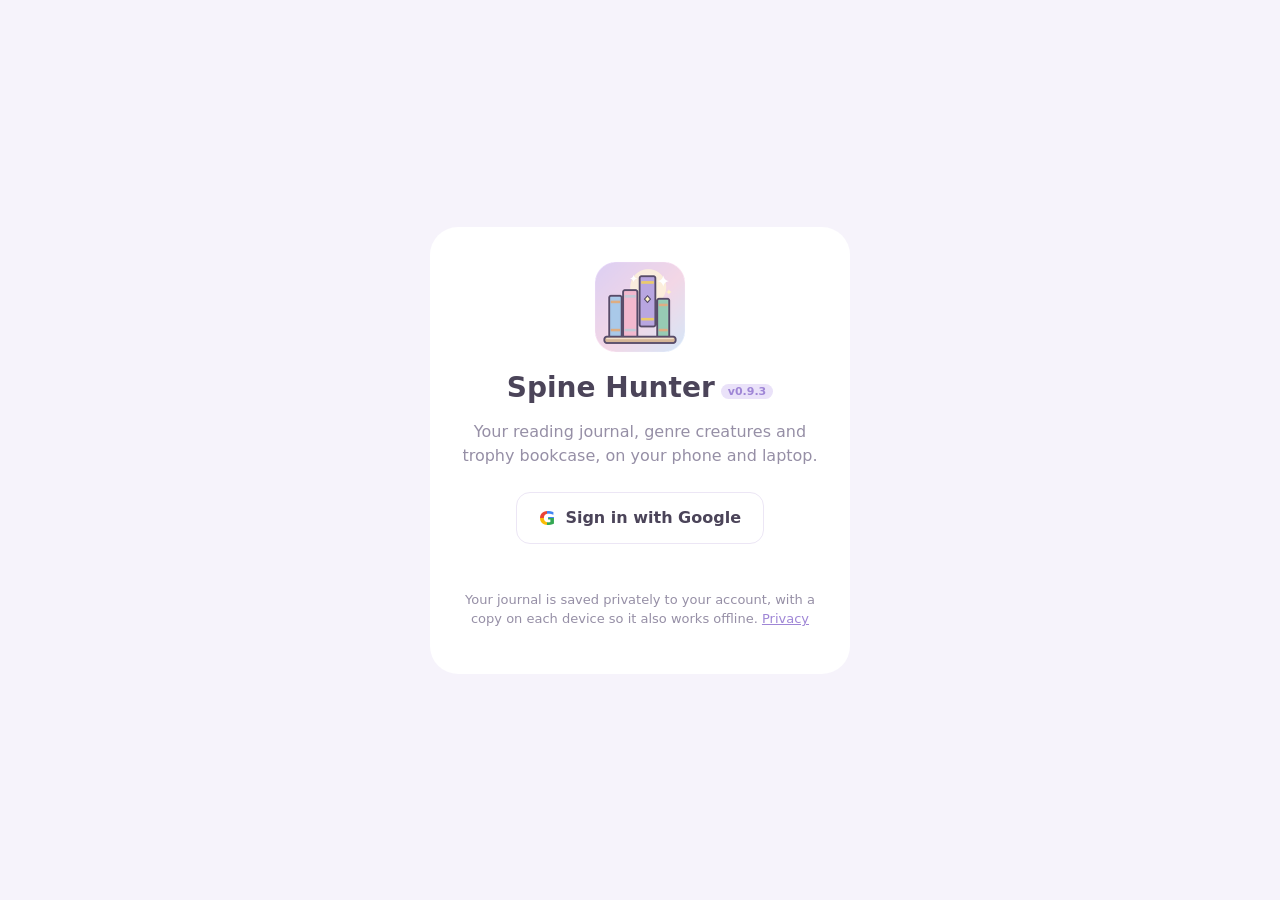
<file: index.html>
<!doctype html>
<html lang="en-AU">
<head>
<meta charset="utf-8">
<meta name="viewport" content="width=device-width, initial-scale=1, viewport-fit=cover">
<title>Spine Hunter</title>
<meta name="description" content="Your reading journal: books, genre creatures and a trophy bookcase.">
<meta name="theme-color" content="#F6F3FB">
<link rel="manifest" href="manifest.webmanifest">
<link rel="icon" href="icons/icon-192.png">
<link rel="apple-touch-icon" href="icons/apple-touch-icon.png">
<link rel="stylesheet" href="app.css">
<script>try { var t = localStorage.getItem("sh-theme"); if (t && t !== "candy") document.documentElement.dataset.theme = t; } catch (e) {}</script>
</head>
<body>
<header class="top">
  <img src="icons/icon-192.png" alt="" class="logo">
  <div class="titles"><h1>Spine Hunter<span class="ver" data-ver></span></h1><div id="subtitle" class="muted small"></div></div>
  <button id="install" class="chip hidden" data-action="install">Install</button>
</header>

<main id="view"></main>

<button id="fab" class="fab" data-action="add" aria-label="Add a book">+</button>

<nav class="tabs">
  <button data-tab="books" class="on"><span class="ti">📚</span>Books</button>
  <button data-tab="trophies"><span class="ti">🏆</span>Trophies</button>
  <button data-tab="stats"><span class="ti">📊</span>Stats</button>
  <button data-tab="more"><span class="ti">☰</span>More</button>
</nav>

<div id="sheet-wrap" class="sheet-wrap hidden"><div class="scrim" data-action="close-sheet"></div><section id="sheet" class="sheet"></section></div>
<div id="screen" class="screen hidden"></div>
<div id="dialog-wrap" class="dialog-wrap hidden"><div class="dialog" id="dialog"></div></div>
<div id="toast" class="toast hidden"></div>

<section id="signin" class="signin hidden">
  <div class="signin-card">
    <img src="icons/icon-192.png" alt="" class="signin-logo">
    <h1>Spine Hunter<span class="ver" data-ver></span></h1>
    <p class="muted">Your reading journal, genre creatures and trophy bookcase, on your phone and laptop.</p>
    <button id="signin-btn" class="google-btn" data-action="signin"><span class="g">G</span> Sign in with Google</button>
    <p id="signin-msg" class="small" style="min-height:20px"></p>
    <p class="small muted">Your journal is saved privately to your account, with a copy on each device so it also works offline. <a href="privacy.html">Privacy</a></p>
  </div>
</section>

<script src="firebase.js"></script>
<script src="config.js"></script>
<script src="data.js"></script>
<script src="core.js"></script>
<script src="tools.js"></script>
<script src="ui.js"></script>
<script src="creatures.js"></script>
<script src="more.js"></script>
<script src="cloud.js"></script>
</body>
</html>
</file>
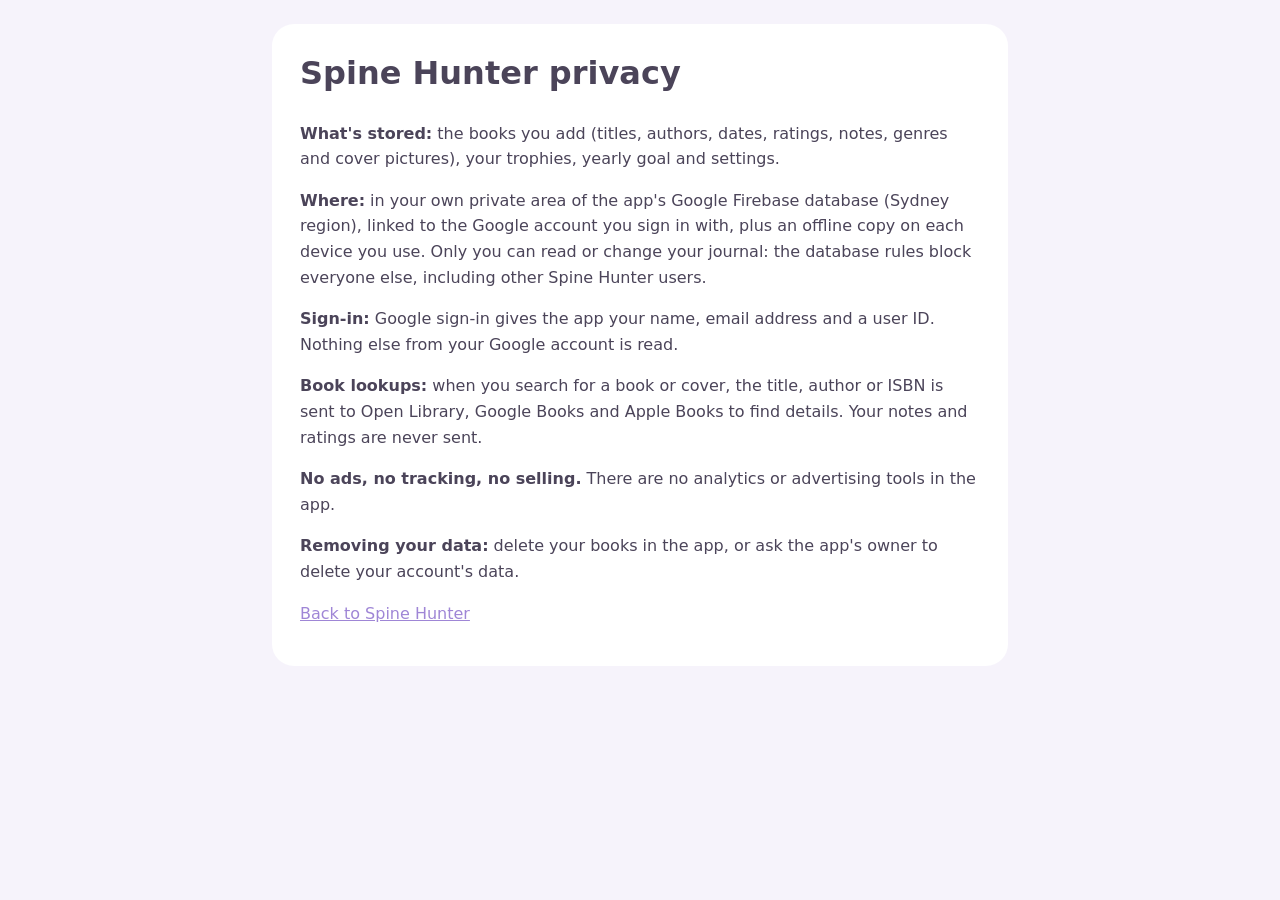
<file: privacy.html>
<!doctype html>
<html lang="en-AU"><head><meta charset="utf-8"><meta name="viewport" content="width=device-width, initial-scale=1">
<title>Spine Hunter privacy</title>
<style>body{font-family:"Segoe UI",system-ui,sans-serif;background:#F6F3FB;color:#4B4459;margin:0;padding:24px;line-height:1.6}
main{max-width:680px;margin:0 auto;background:#fff;border-radius:22px;padding:24px 28px}h1{margin-top:0}a{color:#9F86D6}</style></head>
<body><main>
<h1>Spine Hunter privacy</h1>
<p><b>What's stored:</b> the books you add (titles, authors, dates, ratings, notes, genres and cover pictures), your trophies, yearly goal and settings.</p>
<p><b>Where:</b> in your own private area of the app's Google Firebase database (Sydney region), linked to the Google account you sign in with, plus an offline copy on each device you use. Only you can read or change your journal: the database rules block everyone else, including other Spine Hunter users.</p>
<p><b>Sign-in:</b> Google sign-in gives the app your name, email address and a user ID. Nothing else from your Google account is read.</p>
<p><b>Book lookups:</b> when you search for a book or cover, the title, author or ISBN is sent to Open Library, Google Books and Apple Books to find details. Your notes and ratings are never sent.</p>
<p><b>No ads, no tracking, no selling.</b> There are no analytics or advertising tools in the app.</p>
<p><b>Removing your data:</b> delete your books in the app, or ask the app's owner to delete your account's data.</p>
<p><a href="./">Back to Spine Hunter</a></p>
</main></body></html>
</file>
<file: app.css>
:root {
  --bg: #F6F3FB; --card: #FFFFFF; --line: #ECE6F5; --text: #4B4459; --muted: #968FA6;
  --purple: #DCCFF3; --purple-h: #CDBBEE; --purple-d: #9F86D6;
  --blue: #D5E7F8; --blue-h: #C0DBF3; --blue-d: #86B3DE;
  --pink: #FADDE8; --pink-h: #F4C6D8; --pink-d: #D9779F;
  --gold: #FBEAB8; --select: #EAE2F9;
  --wood: #E6CDB2; --wood-d: #D5B596; --wood-l: #F0DDC8; --shelf-back: #F8EFE5;
  --bar1: #AFCDEC; --bar2: #F3B9CE; --star: #E3A33B; --star-edit: #E3C27A; --hover: #FBF9FE; --on-accent: #fff;
  --rare-a: #FFF6D8; --rare-b: #F6EEFF; --rare-line: var(--rare-line); --rare-glow: rgba(251,226,150,.95);
  --hero-glow: rgba(220,207,243,.9); --locked: #F1ECF8; --locked-line: #D6CEE6; --locked-text: #C2B9D6; --panel: #FFF9EC;
  --r: 18px; --tabs-h: 64px;
  font-family: "Segoe UI", system-ui, -apple-system, Roboto, sans-serif;
  color-scheme: light;
}
/* ---------- themes (More › Theme). Cotton Candy above is the default ---------- */
:root[data-theme="mint"] {
  --bg: #F1F7F3; --card: #FFFFFF; --line: #DDEBE2; --text: #3E4B45; --muted: #8A9A92;
  --purple: #CDEBD9; --purple-h: #B5E0C6; --purple-d: #5FAE85; --blue: #D9EEF0; --blue-h: #C3E4E8; --blue-d: #7BB8BF;
  --pink: #FDE2D4; --pink-h: #F9CDB6; --pink-d: #E08A62; --gold: #F8EDC0; --select: #E3F2E9;
  --bar1: #9FD3B6; --bar2: #F6C2A6; --hover: #F8FCF9; --hero-glow: rgba(205,235,217,.95); --locked: #EAF2ED; --locked-line: #CADCD1; --locked-text: #A8BDB0;
}
:root[data-theme="ocean"] {
  --bg: #EFF5FA; --card: #FFFFFF; --line: #D9E6F2; --text: #364558; --muted: #8494A8;
  --purple: #C9E0F5; --purple-h: #B0D1F0; --purple-d: #4F8CC9; --blue: #CDEEF0; --blue-h: #B4E4E8; --blue-d: #4FAAB3;
  --pink: #FCE3E0; --pink-h: #F7CCC7; --pink-d: #DA7C72; --gold: #FBEFC7; --select: #DDEBF8;
  --bar1: #8DBCE6; --bar2: #8ED3D6; --hover: #F6FAFD; --hero-glow: rgba(201,224,245,.95); --locked: #E6EFF7; --locked-line: #C6D7E8; --locked-text: #A2B6CB;
}
:root[data-theme="sunset"] {
  --bg: #FDF4EE; --card: #FFFFFF; --line: #F3E2D6; --text: #4E3F3A; --muted: #A08F87;
  --purple: #FBD9C4; --purple-h: #F8C6A8; --purple-d: #E07B4F; --blue: #FCE9C2; --blue-h: #F9DDA2; --blue-d: #D9A23F;
  --pink: #F9D3DA; --pink-h: #F4BAC6; --pink-d: #D9647E; --gold: #FBE7B0; --select: #FDE6D8;
  --bar1: #F6B48E; --bar2: #F2A3B4; --hover: #FEF9F5; --hero-glow: rgba(251,217,196,.95); --locked: #F8ECE4; --locked-line: #EBD5C7; --locked-text: #CDB3A4;
}
:root[data-theme="library"] {
  --bg: #F5EFE4; --card: #FFFCF6; --line: #E7DCCB; --text: #463A2F; --muted: #9A8B79;
  --purple: #E8D6BD; --purple-h: #DEC6A5; --purple-d: #9C6B3E; --blue: #DCE3CF; --blue-h: #CBD6B9; --blue-d: #7D9161;
  --pink: #EFD3C8; --pink-h: #E6BDAE; --pink-d: #A85A45; --gold: #F2E1B0; --select: #EFE3D0;
  --wood: #B98A5E; --wood-d: #8E6440; --wood-l: #CFA47A; --shelf-back: #5B4130;
  --bar1: #C9A37C; --bar2: #A9B98F; --hover: #FBF6EC; --panel: #FFF8E8; --hero-glow: rgba(232,214,189,.95);
  --locked: #6E5442; --locked-line: #8E7058; --locked-text: #B39880;
}
:root[data-theme="midnight"] {
  --bg: #1E1B2C; --card: #2A2640; --line: #3A3554; --text: #ECE8F7; --muted: #A49DBD;
  --purple: #4A3F78; --purple-h: #5A4D8F; --purple-d: #B6A3F0; --blue: #2D4766; --blue-h: #375579; --blue-d: #8CB9E8;
  --pink: #5C3550; --pink-h: #6E3F60; --pink-d: #F29AC0; --gold: #5B4C2A; --select: #3A3360;
  --wood: #4A3A33; --wood-d: #3A2C26; --wood-l: #5E4A41; --shelf-back: #2A2230;
  --bar1: #7FA9E0; --bar2: #E58FB5; --star: #F2C25C; --star-edit: #F2C25C; --hover: #322D4C; --on-accent: #1E1B2C;
  --rare-a: #4D4126; --rare-b: #3A3158; --rare-line: #E0B94F; --rare-glow: rgba(224,185,79,.45);
  --hero-glow: rgba(120,100,200,.55); --locked: #2F2A44; --locked-line: #463F63; --locked-text: #6E6790; --panel: #F7F1E3;
  color-scheme: dark;
}
:root[data-theme="midnight"] .classic .panel { color: #463A2F; }
:root[data-theme="midnight"] .google-btn { background: var(--card); }
:root[data-theme="midnight"] .scrim, :root[data-theme="midnight"] .dialog-wrap { background: rgba(0,0,0,.55); }
* { box-sizing: border-box; -webkit-tap-highlight-color: transparent; }
html, body { margin: 0; background: var(--bg); color: var(--text); }
body { padding-bottom: calc(var(--tabs-h) + env(safe-area-inset-bottom)); min-height: 100vh; overflow-x: hidden; }
h1, h2, h3 { margin: 0; }
button, input, select, textarea { font: inherit; color: inherit; }
.hidden { display: none !important; }
.muted { color: var(--muted); }
.small { font-size: 13px; }
.label { font-size: 11px; font-weight: 700; letter-spacing: .06em; color: var(--purple-d); text-transform: uppercase; }

/* ---------- top bar ---------- */
.top { display: flex; align-items: center; gap: 12px; padding: calc(14px + env(safe-area-inset-top)) 16px 10px; }
.top .logo { width: 46px; height: 46px; border-radius: 12px; }
.top h1 { font-size: 22px; }
.top .titles { flex: 1; min-width: 0; }
#subtitle { white-space: nowrap; overflow: hidden; text-overflow: ellipsis; }

/* ---------- controls ---------- */
.btn { border: 0; border-radius: 14px; padding: 12px 18px; font-weight: 700; background: var(--purple); cursor: pointer; }
.btn:active { filter: brightness(.95); }
.btn.blue { background: var(--blue); } .btn.pink { background: var(--pink); } .btn.gold { background: var(--gold); }
.btn.ghost { background: var(--card); border: 1px solid var(--line); font-weight: 500; }
.btn.wide { width: 100%; }
.btn[disabled] { opacity: .45; }
.chip { border: 1px solid var(--line); background: var(--card); border-radius: 999px; padding: 8px 14px; font-size: 14px; white-space: nowrap; cursor: pointer; }
.chip.on { background: var(--purple); border-color: var(--purple-d); font-weight: 600; }
.input { width: 100%; border: 1px solid var(--line); border-radius: 14px; padding: 12px 14px; background: var(--card); font-size: 16px; }
.input:focus, textarea:focus { outline: 2px solid var(--purple-h); border-color: transparent; }
textarea.input { min-height: 110px; resize: vertical; }
.row { display: flex; gap: 8px; align-items: center; }
.scroll-x { display: flex; gap: 8px; overflow-x: auto; padding: 2px 16px 8px; scrollbar-width: none; }
.scroll-x::-webkit-scrollbar { display: none; }
.card { background: var(--card); border-radius: var(--r); padding: 16px; }
.pad { padding: 0 16px; }

/* ---------- books list ---------- */
.searchbar { padding: 0 16px 8px; }
.book-list { list-style: none; margin: 0; padding: 4px 16px 90px; display: flex; flex-direction: column; gap: 10px; }
.book { display: flex; gap: 12px; background: var(--card); border-radius: var(--r); padding: 10px; align-items: center; cursor: pointer; }
.book .info { flex: 1; min-width: 0; }
.book .t { font-weight: 700; font-size: 15px; line-height: 1.25; display: -webkit-box; -webkit-line-clamp: 2; -webkit-box-orient: vertical; overflow: hidden; }
.book .a { font-size: 13px; color: var(--muted); margin-top: 2px; white-space: nowrap; overflow: hidden; text-overflow: ellipsis; }
.book .meta { display: flex; gap: 6px; align-items: center; margin-top: 6px; font-size: 12px; color: var(--muted); flex-wrap: wrap; }
.stars { color: var(--star); letter-spacing: 1px; }
.creatures { display: flex; gap: 4px; }
.creatures img { width: 26px; height: 26px; }
.empty { text-align: center; padding: 40px 24px; color: var(--muted); }

/* covers */
.cover { flex: none; border-radius: 10px; overflow: hidden; background: var(--purple); display: grid; place-items: center; color: #fff; font-weight: 800; }
.cover img { width: 100%; height: 100%; object-fit: cover; display: block; }
.cover.s { width: 52px; height: 78px; font-size: 24px; }
.cover.m { width: 120px; height: 180px; font-size: 54px; border-radius: 14px; }
.cover.xs { width: 36px; height: 54px; font-size: 16px; border-radius: 6px; }

/* ---------- sheets, screens, dialogs ---------- */
.sheet-wrap { position: fixed; inset: 0; z-index: 30; }
.scrim { position: absolute; inset: 0; background: rgba(75, 68, 89, .35); }
.sheet { position: absolute; left: 0; right: 0; bottom: 0; max-height: 88vh; overflow-y: auto; background: var(--bg);
  border-radius: 24px 24px 0 0; padding: 10px 16px calc(24px + env(safe-area-inset-bottom)); animation: up .22s ease-out; }
.sheet .grab { width: 44px; height: 5px; border-radius: 3px; background: var(--line); margin: 0 auto 10px; }
@keyframes up { from { transform: translateY(40px); opacity: .4; } to { transform: none; opacity: 1; } }
.screen { position: fixed; inset: 0; z-index: 25; background: var(--bg); overflow-y: auto; padding-bottom: 120px; }
.screen-head { position: sticky; top: 0; z-index: 2; display: flex; align-items: center; gap: 8px; background: var(--bg);
  padding: calc(12px + env(safe-area-inset-top)) 12px 10px; border-bottom: 1px solid var(--line); }
.screen-head h2 { flex: 1; font-size: 18px; }
.icon-btn { border: 0; background: var(--card); width: 42px; height: 42px; border-radius: 12px; font-size: 20px; cursor: pointer; }
.icon-btn[disabled] { opacity: .35; }
.dialog-wrap { position: fixed; inset: 0; z-index: 50; background: rgba(75, 68, 89, .35); display: grid; place-items: center; padding: 20px; }
.dialog { background: var(--card); border-radius: 22px; padding: 22px; width: min(420px, 100%); max-height: 85vh; overflow-y: auto; }
.dialog h3 { font-size: 18px; margin-bottom: 8px; }
.dialog p { margin: 0 0 14px; line-height: 1.45; white-space: pre-line; }
.dialog .actions { display: flex; gap: 10px; justify-content: flex-end; margin-top: 8px; }
.toast { position: fixed; left: 50%; bottom: calc(var(--tabs-h) + 18px + env(safe-area-inset-bottom)); transform: translateX(-50%);
  background: var(--text); color: var(--bg); padding: 10px 16px; border-radius: 12px; z-index: 60; font-size: 14px; max-width: 90vw; text-align: center; }

/* detail */
.detail-top { display: flex; gap: 14px; align-items: flex-start; }
.detail-top h2 { font-size: 20px; line-height: 1.25; }
.facts { margin: 10px 0 0; padding: 0; list-style: none; color: var(--muted); font-size: 14px; line-height: 1.6; }
.notes { background: var(--card); border-radius: 14px; padding: 14px; white-space: pre-wrap; line-height: 1.45; margin-top: 12px; }
.big-creatures { display: flex; gap: 8px; margin-top: 10px; flex-wrap: wrap; }

/* edit form */
.form { padding: 14px 16px; display: flex; flex-direction: column; gap: 14px; }
.field label { display: block; font-size: 13px; color: var(--muted); margin-bottom: 6px; }
.quick { background: var(--blue); border-radius: var(--r); padding: 14px; }
.quick .row .input { flex: 1; }
.genre-grid { display: grid; grid-template-columns: repeat(auto-fill, minmax(150px, 1fr)); gap: 8px; }
.gchip { display: flex; align-items: center; gap: 8px; border: 1px solid var(--line); background: var(--card); border-radius: 14px; padding: 6px 10px; font-size: 14px; text-align: left; cursor: pointer; }
.gchip img { width: 30px; height: 30px; }
.gchip.on { background: var(--purple); border-color: var(--purple-d); font-weight: 600; }
.rating button { border: 0; background: none; font-size: 30px; color: var(--star-edit); padding: 0 2px; cursor: pointer; }
.cover-edit { display: flex; gap: 14px; align-items: center; }
.cover-edit .btns { display: flex; flex-direction: column; gap: 8px; flex: 1; }
.results { display: flex; flex-direction: column; gap: 8px; }
.result { display: flex; gap: 12px; background: var(--card); border-radius: 14px; padding: 10px; text-align: left; border: 0; width: 100%; cursor: pointer; }
.result .t { font-weight: 700; }
.scanner video { width: 100%; border-radius: 18px; background: #000; aspect-ratio: 3/4; object-fit: cover; }

/* stats */
.tiles { display: grid; grid-template-columns: 1fr 1fr; gap: 10px; padding: 0 16px; }
.tile { border-radius: var(--r); padding: 14px 16px; }
.tile b { font-size: 26px; display: block; }
.bars { display: flex; align-items: flex-end; gap: 6px; height: 150px; padding-top: 18px; }
.bar { flex: 1; display: flex; flex-direction: column; align-items: center; justify-content: flex-end; height: 100%; font-size: 10px; color: var(--muted); min-width: 0; }
.bar i { display: block; width: 100%; border-radius: 6px 6px 3px 3px; background: var(--bar1); min-height: 2px; }
.bar.p i { background: var(--bar2); }
.bar span { margin-top: 4px; white-space: nowrap; }
.bar em { font-style: normal; font-size: 10px; color: var(--text); margin-bottom: 2px; }
.zoo { display: flex; gap: 10px; overflow-x: auto; padding-bottom: 4px; }
.zoo-beast { flex: none; width: 76px; border: 0; background: var(--bg); border-radius: 16px; padding: 8px 4px; text-align: center; cursor: pointer; }
.zoo-beast img { width: 60px; height: 60px; display: block; margin: 0 auto 2px; }
.zoo-beast b { display: block; font-size: 12px; } .zoo-beast small { color: var(--muted); font-size: 11px; }
.zoo-beast.rare { background: linear-gradient(160deg, var(--rare-a), var(--rare-b)); box-shadow: inset 0 0 0 1.5px var(--rare-line); }
.linkish { border: 0; background: none; color: var(--purple-d); font-weight: 700; font-size: 13px; cursor: pointer; padding: 0; }
.list-plain { margin: 6px 0 0; padding: 0; list-style: none; line-height: 1.7; }

/* ---------- trophy bookcase ---------- */
.summary-chips { display: flex; gap: 6px; flex-wrap: wrap; padding: 0 16px 10px; }
.tier { border-radius: 999px; padding: 5px 12px; font-size: 13px; font-weight: 700; }
.case { margin: 0 12px; background: var(--wood); border: 2px solid var(--wood-d); border-radius: 18px; padding: 10px 8px 4px; }
.shelf { background: var(--shelf-back); border-radius: 8px; padding: 14px 8px 0; display: flex; align-items: flex-end; gap: 2px; margin-bottom: 10px; position: relative; }
.shelf::after { content: ""; position: absolute; left: -8px; right: -8px; bottom: -10px; height: 12px; background: var(--wood-d); border-top: 4px solid var(--wood-l); }
.spine { flex: 1 1 0; min-width: 0; border-radius: 4px; border: 2px solid rgba(0,0,0,.12); position: relative; cursor: pointer; transition: transform .22s ease-out; display: flex; align-items: center; justify-content: center; overflow: hidden; }
.spine .band { position: absolute; left: 2px; right: 2px; height: 5px; border-radius: 2px; }
.spine .band.t { top: 9px; } .spine .band.b { bottom: 12px; }
.spine .txt { writing-mode: vertical-rl; transform: rotate(180deg); font-size: 10px; font-weight: 700; white-space: nowrap; overflow: hidden; text-overflow: ellipsis; max-height: calc(100% - 40px); }
.spine.locked { background: var(--locked); border: 2px dashed var(--locked-line); color: var(--locked-text); }
.spine.out { transform: translateY(-18px); z-index: 2; }
.classic { width: 150px; height: 225px; border-radius: 12px; padding: 12px; position: relative; flex: none; display: flex; flex-direction: column; align-items: center; justify-content: center; text-align: center; box-shadow: 0 6px 18px rgba(75,68,89,.15); margin: 0 auto; }
.classic::before { content: ""; position: absolute; inset: 8px; border: 2px solid rgba(255,248,224,.9); border-radius: 8px; }
.classic .panel { background: var(--panel); border-radius: 8px; padding: 12px 8px; font-family: Georgia, "Times New Roman", serif; font-weight: 700; font-size: 17px; line-height: 1.2; color: var(--text); width: 100%; }
.classic .au { font-family: Georgia, serif; font-size: 12px; margin-top: 12px; }
.classic .gem { width: 12px; height: 12px; transform: rotate(45deg); margin-top: 14px; }
.classic.locked { background: var(--locked); color: var(--locked-text); font: 700 64px Georgia, serif; }
.classic.locked::before { border-color: var(--locked-line); }
.unlock-grid { display: grid; grid-template-columns: repeat(3, 1fr); gap: 8px; margin: 12px 0; }
.unlock-grid .classic { width: 100%; height: auto; aspect-ratio: 2/3; padding: 6px; }
.unlock-grid .classic .panel { font-size: 10px; padding: 6px 4px; }
.unlock-grid .classic .au, .unlock-grid .classic .gem { display: none; }

/* ---------- sync ---------- */
.steps { margin: 8px 0 0; padding-left: 20px; line-height: 1.6; }

/* ---------- fab + tabs ---------- */
.fab { position: fixed; right: 18px; bottom: calc(var(--tabs-h) + 18px + env(safe-area-inset-bottom)); width: 60px; height: 60px; border-radius: 20px;
  border: 0; background: var(--purple-d); color: var(--on-accent); font-size: 32px; box-shadow: 0 8px 20px rgba(159,134,214,.45); z-index: 20; cursor: pointer; }
.tabs { position: fixed; left: 0; right: 0; bottom: 0; height: calc(var(--tabs-h) + env(safe-area-inset-bottom)); padding-bottom: env(safe-area-inset-bottom);
  background: var(--card); display: flex; border-top: 1px solid var(--line); z-index: 20; }
.tabs button { flex: 1; border: 0; background: none; font-size: 12px; color: var(--muted); display: flex; flex-direction: column; align-items: center; justify-content: center; gap: 2px; cursor: pointer; }
.tabs button .ti { font-size: 20px; filter: grayscale(1); opacity: .6; }
.tabs button.on { color: var(--text); font-weight: 700; }
.tabs button.on .ti { filter: none; opacity: 1; }

/* ---------- additions: sorting, import preview, tools ---------- */
.searchbar.row .input { flex: 1; }
.input.sort { flex: 0 0 auto; width: 128px; padding-right: 8px; font-size: 14px; }
@media (min-width: 960px) { .input.sort { width: 200px; } }
.stack { display: flex; flex-direction: column; gap: 8px; }
.pv-list { display: flex; flex-direction: column; gap: 6px; }
.pv-row { display: flex; gap: 10px; align-items: flex-start; text-align: left; background: var(--card); border: 0; border-radius: 14px; padding: 10px 12px; cursor: pointer; }
.pv-row.off { opacity: .45; }
.pv-row .tick { font-size: 20px; line-height: 1.1; }
.pv-main { display: flex; flex-direction: column; gap: 2px; min-width: 0; }
.flag { color: var(--pink-d); }
.check { display: flex; gap: 10px; align-items: flex-start; font-size: 14px; line-height: 1.4; }
.check input { width: 20px; height: 20px; accent-color: var(--purple-d); flex: none; margin-top: 1px; }
.book.sel { outline: 2px solid var(--purple-d); }

/* ---------- laptop / wide screens ---------- */
@media (min-width: 960px) {
  body { padding-bottom: 0; }
  .top { padding: 18px 32px 12px; }
  .top .logo { width: 54px; height: 54px; }
  .top h1 { font-size: 26px; }
  .top .titles { padding-right: 520px; }
  .tabs { top: 22px; right: 32px; left: auto; bottom: auto; height: 50px; padding: 4px; border: 1px solid var(--line); border-radius: 16px; gap: 4px; }
  .tabs button { flex-direction: row; gap: 6px; font-size: 14px; padding: 0 16px; border-radius: 12px; }
  .tabs button.on { background: var(--purple); }
  .tabs button .ti { font-size: 16px; }
  #install { position: fixed; top: 30px; right: 560px; }
  .fab { bottom: 28px; right: 32px; }
  #view { max-width: 1400px; margin: 0 auto; padding: 0 16px; }
  /* no sideways swiping with a mouse: chip rows wrap onto more lines instead of running under the book panel */
  .scroll-x { flex-wrap: wrap; overflow: visible; }
  .split { display: grid; grid-template-columns: minmax(0, 1fr) 420px; gap: 20px; align-items: start; }
  .split .book-list { padding-bottom: 40px; }
  .pane { position: sticky; top: 12px; background: var(--card); border-radius: 22px; padding: 22px; max-height: calc(100vh - 110px); overflow-y: auto; }
  .pane .notes { background: var(--bg); }
  .pane .detail-top .cover.m { width: 150px; height: 225px; }
  .book-list { display: grid; grid-template-columns: repeat(auto-fill, minmax(320px, 1fr)); }
  .book:hover { background: var(--hover); }
  .tiles { grid-template-columns: repeat(4, 1fr); }
  .stats-grid { display: grid; grid-template-columns: 1fr 1fr; }
  .more-grid { display: grid; grid-template-columns: 1fr 1fr; align-items: start; }
  .more-grid > .pad { margin-top: 12px; }
  /* side panels instead of bottom sheets */
  .sheet { left: auto; top: 0; width: 440px; max-height: none; border-radius: 24px 0 0 24px; padding: 24px; animation: side .22s ease-out; }
  .sheet .grab { display: none; }
  @keyframes side { from { transform: translateX(40px); opacity: .4; } to { transform: none; opacity: 1; } }
  /* full-screen pages become a centred column */
  .screen { background: rgba(75, 68, 89, .35); padding: 0 0 30px; }
  .screen > * { max-width: 820px; margin-left: auto; margin-right: auto; background: var(--bg); }
  .screen-head { border-radius: 22px 22px 0 0; top: 0; margin-top: 30px; padding: 14px 16px; }
  .screen > .form, .screen > div:last-child { border-radius: 0 0 22px 22px; padding-bottom: 28px; }
  .case { margin: 0; }
  .toast { bottom: 28px; }
}

/* ---------- sign-in ---------- */
.signin { position: fixed; inset: 0; z-index: 70; background: var(--bg); display: grid; place-items: center; padding: 24px; }
.signin-card { background: var(--card); border-radius: 28px; padding: 32px 26px; max-width: 420px; width: 100%; text-align: center; }
.signin-logo { width: 96px; height: 96px; border-radius: 24px; }
.signin-card h1 { margin: 12px 0 6px; font-size: 28px; }
.signin-card p { line-height: 1.5; }
.google-btn { display: inline-flex; align-items: center; gap: 10px; border: 1px solid var(--line); background: #fff; border-radius: 14px; padding: 13px 22px; font-size: 16px; font-weight: 700; cursor: pointer; margin-top: 8px; }
.google-btn .g { font-weight: 800; background: conic-gradient(#4285F4 0 25%, #34A853 0 50%, #FBBC05 0 75%, #EA4335 0); -webkit-background-clip: text; background-clip: text; color: transparent; font-size: 20px; }
.google-btn[disabled] { opacity: .5; }
body.signed-out .tabs, body.signed-out .fab { display: none; }

a { color: var(--purple-d); }

/* ---------- genre creatures ---------- */
.creatures img { transition: transform .15s; }
.book:hover .creatures img { transform: translateY(-2px); }
.beast-chip { display: flex; align-items: center; gap: 8px; border: 0; background: var(--card); border-radius: 18px; padding: 4px 12px 4px 4px; cursor: pointer; text-align: left; box-shadow: 0 2px 8px rgba(120,100,160,.12); }
.beast-chip img { width: 56px; height: 56px; flex: none; }
.beast-chip b { display: block; font-size: 14px; line-height: 1.2; } .beast-chip small { color: var(--muted); font-size: 11px; }
.beast-chip.rare { background: linear-gradient(160deg, var(--rare-a), var(--rare-b)); box-shadow: 0 0 0 1.5px var(--rare-line), 0 2px 8px rgba(200,160,60,.25); }
.beast-chip:active, .beast:active { transform: scale(.96); }
.beast-hero { position: relative; width: 220px; height: 220px; margin: 4px auto 0; border-radius: 50%; display: grid; place-items: center;
  background: radial-gradient(circle, var(--hero-glow) 0 50%, transparent 70%); }
.beast-hero.rare { background: radial-gradient(circle, var(--rare-glow) 0 50%, transparent 70%); }
.beast-hero.unmet, .beast-hero.unmet.rare { background: radial-gradient(circle, rgba(200,195,210,.5) 0 50%, rgba(200,195,210,0) 70%); }
.beast-hero img { width: 180px; height: 180px; filter: drop-shadow(0 6px 10px rgba(80,60,120,.18)); }
.beast-hero.unmet img, .beast.unmet img { filter: grayscale(1) blur(5px) opacity(.4); }
.beast-hero.unmet::after, .beast.unmet::after { content: "?"; position: absolute; font-weight: 800; color: #fff; text-shadow: 0 2px 6px rgba(80,70,100,.35); }
.beast-hero.unmet::after { inset: 0; display: grid; place-items: center; font-size: 72px; }
.beast.unmet::after { top: 10px; left: 0; right: 0; height: 84px; display: grid; place-items: center; font-size: 36px; }
.beast-hero.pop img, .beast.pop img { animation: beastpop .7s cubic-bezier(.3,1.6,.5,1) both; }
@keyframes beastpop { 0% { transform: scale(.2) rotate(-12deg); opacity: 0; } 70% { transform: scale(1.08) rotate(3deg); opacity: 1; } 100% { transform: none; } }
.bestiary { display: grid; grid-template-columns: repeat(auto-fill, minmax(104px, 1fr)); gap: 10px; }
.beast { position: relative; border: 0; background: var(--card); border-radius: 18px; padding: 10px 6px 12px; text-align: center; cursor: pointer; display: flex; flex-direction: column; align-items: center; gap: 1px; transition: transform .12s; }
.beast img { width: 84px; height: 84px; margin-bottom: 4px; }
.beast b { font-size: 13px; line-height: 1.2; } .beast small { font-size: 11px; color: var(--text); opacity: .75; line-height: 1.3; }
.beast small.muted { color: var(--muted); opacity: 1; }
.beast.rare { background: linear-gradient(160deg, var(--rare-a), var(--rare-b)); box-shadow: inset 0 0 0 1.5px var(--rare-line); }
.beast.unmet { background: var(--card); outline: 2px dashed var(--line); outline-offset: -6px; }
.beast.unmet b { color: var(--muted); }
.bestiary.small-grid { grid-template-columns: repeat(auto-fill, minmax(92px, 1fr)); margin: 6px 0 14px; gap: 8px; }
.bestiary.small-grid .beast img { width: 66px; height: 66px; }
.bestiary.small-grid .beast { padding: 8px 4px; }
.seg { display: inline-flex; background: var(--card); border-radius: 999px; padding: 4px; margin-bottom: 12px; gap: 2px; }
.seg button { border: 0; background: none; border-radius: 999px; padding: 8px 16px; font-weight: 600; font-size: 14px; cursor: pointer; color: var(--muted); }
.seg button.on { background: var(--purple); color: var(--text); }

/* ---------- theme picker, version, cover picker ---------- */
.themes { display: grid; grid-template-columns: repeat(auto-fill, minmax(120px, 1fr)); gap: 10px; margin-top: 10px; }
.theme-opt { border: 2px solid var(--line); background: var(--card); border-radius: 16px; padding: 8px; cursor: pointer; text-align: left; font-size: 13px; font-weight: 600; }
.theme-opt.on { border-color: var(--purple-d); }
.theme-opt .sw { display: flex; height: 34px; border-radius: 10px; overflow: hidden; margin-bottom: 6px; border: 1px solid rgba(0,0,0,.06); }
.theme-opt .sw i { flex: 1; }
.ver { display: inline-block; margin-left: 6px; padding: 1px 7px; border-radius: 999px; background: var(--select); color: var(--purple-d); font-size: 11px; font-weight: 700; vertical-align: 2px; }
.cover-picks { display: grid; grid-template-columns: repeat(3, 1fr); gap: 8px; margin: 6px 0 14px; }
.cover-picks button { border: 3px solid transparent; border-radius: 10px; padding: 0; background: var(--bg); aspect-ratio: 2/3; overflow: hidden; cursor: pointer; }
.cover-picks button.on { border-color: var(--purple-d); }
.cover-picks img { width: 100%; height: 100%; object-fit: cover; display: block; }
:root[data-theme="midnight"] .tier { color: #2A2640; }
</file>
